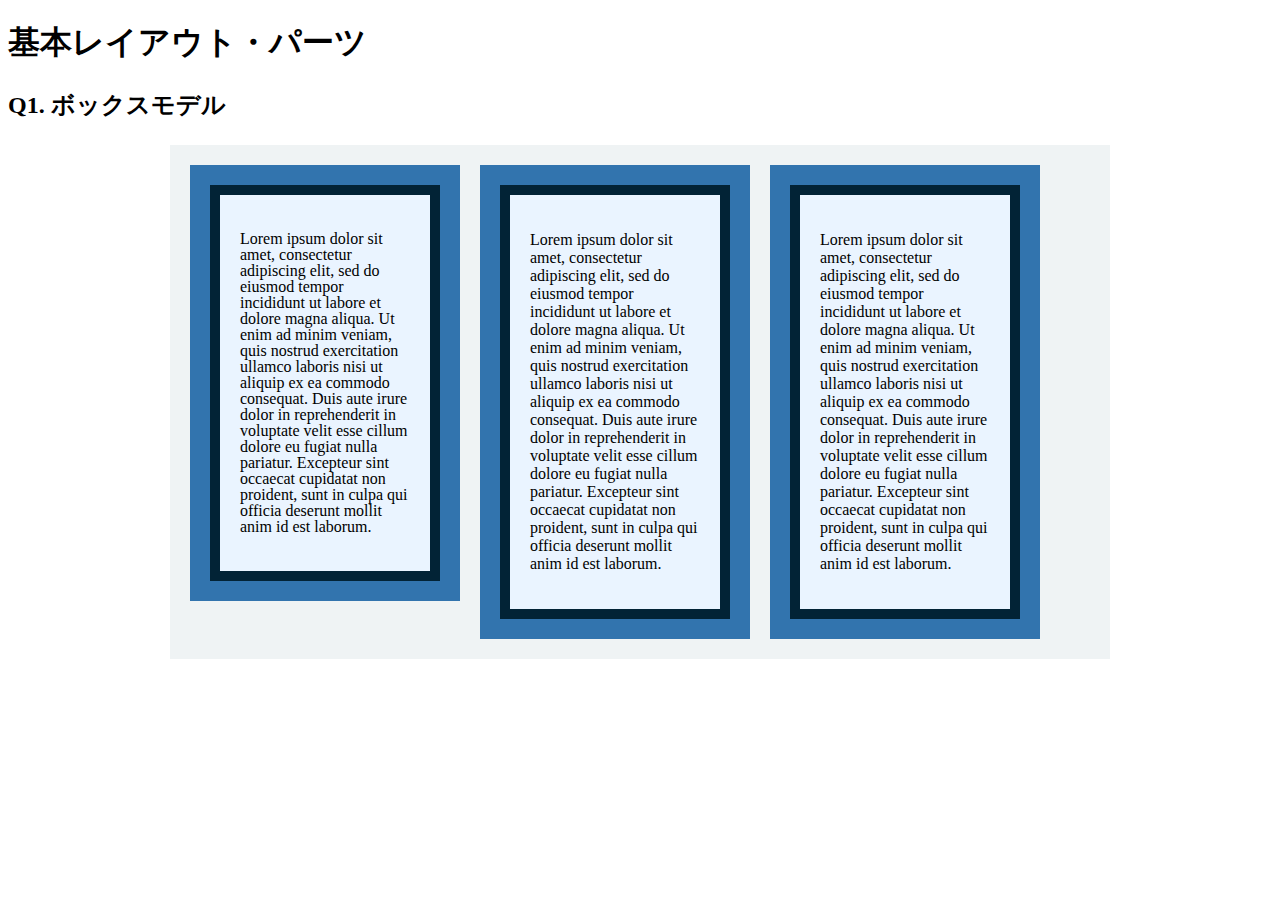
<file: layout_parts/q1/index.html>
<!DOCTYPE html>
<html>
  <head>
    <meta charset="utf-8">
    <meta http-equiv="X-UA-Compatible" content="IE=edge">
    <meta name="viewport" content="width=device-width, initial-scale=1.0, maximum-scale=1.0, user-scalable=no">
    <meta name="format-detection" content="telephone=no">
    <title>基本レイアウト・パーツ</title>
    <link rel="stylesheet" href="http://gizumo-inc.github.io/sample/front-lesson/layout_parts_new/assets/css/reset.css">
    <link rel="stylesheet" href="http://gizumo-inc.github.io/sample/front-lesson/layout_parts_new/assets/css/base.css">
    <link rel="stylesheet" href="css/style.css">
  </head>
  <body>
    <div class="wrapper">
      <h1 class="title">基本レイアウト・パーツ</h1>
      <h2 class="headline">
        <p class="headline__text">Q1. ボックスモデル</p>
      </h2>
      <div class="box">
        <!--
             giztechのレイアウトパーツのページに書かれているボックスモデルについての説明は読みましたか。
             読んでない場合は先に読んでください。

             この問題はmarginとpaddingとborderをうまく使ってボックスを配置する問題です。
             レイアウトとしては、1つの大きなボックスの中に3つのボックスが横並びになっていて、
             さらにその3つのボックスの中にそれぞれ1つずつボックスが入っている形になっています。
             3つのボックスはfloatで横並びにしているので、clearfixでの解除も忘れないようにしてください。

             ■この問題で使う大事なプロパティ
             ・margin
             ・padding
             ・border
             ・float
        -->
        <!-- 回答はクラスq1の要素の中に書いてね -->
        <!-- すでについてるクラスにはstyleを指定しない。styleをつける場合は自分で新たにクラスをつけること -->
        <div class="q1">
          <div class="container clearfix">
            <div class="content">
              <div class="main">
                <p class="text">
                  Lorem ipsum dolor sit amet, consectetur adipiscing elit, sed do eiusmod tempor incididunt ut labore et dolore magna aliqua. Ut enim ad minim veniam, quis nostrud exercitation ullamco laboris nisi ut aliquip ex ea commodo consequat. Duis aute irure dolor in reprehenderit in voluptate velit esse cillum dolore eu fugiat nulla pariatur. Excepteur sint occaecat cupidatat non proident, sunt in culpa qui officia deserunt mollit anim id est laborum.
                </p>
              </div>
            </div>
            <div class="content">
              <div class="main">
                <p>
                  Lorem ipsum dolor sit amet, consectetur adipiscing elit, sed do eiusmod tempor incididunt ut labore et dolore magna aliqua. Ut enim ad minim veniam, quis nostrud exercitation ullamco laboris nisi ut aliquip ex ea commodo consequat. Duis aute irure dolor in reprehenderit in voluptate velit esse cillum dolore eu fugiat nulla pariatur. Excepteur sint occaecat cupidatat non proident, sunt in culpa qui officia deserunt mollit anim id est laborum.
                </p>
              </div>
            </div>
            <div class="content">
              <div class="main">
                <p>
                  Lorem ipsum dolor sit amet, consectetur adipiscing elit, sed do eiusmod tempor incididunt ut labore et dolore magna aliqua. Ut enim ad minim veniam, quis nostrud exercitation ullamco laboris nisi ut aliquip ex ea commodo consequat. Duis aute irure dolor in reprehenderit in voluptate velit esse cillum dolore eu fugiat nulla pariatur. Excepteur sint occaecat cupidatat non proident, sunt in culpa qui officia deserunt mollit anim id est laborum.
                </p>
              </div>
            </div>
          </div>
        </div>
        <!-- 回答はクラスq1の要素の中に書いてね -->
      </div>
    </div>
  </body>
</html>
</file>
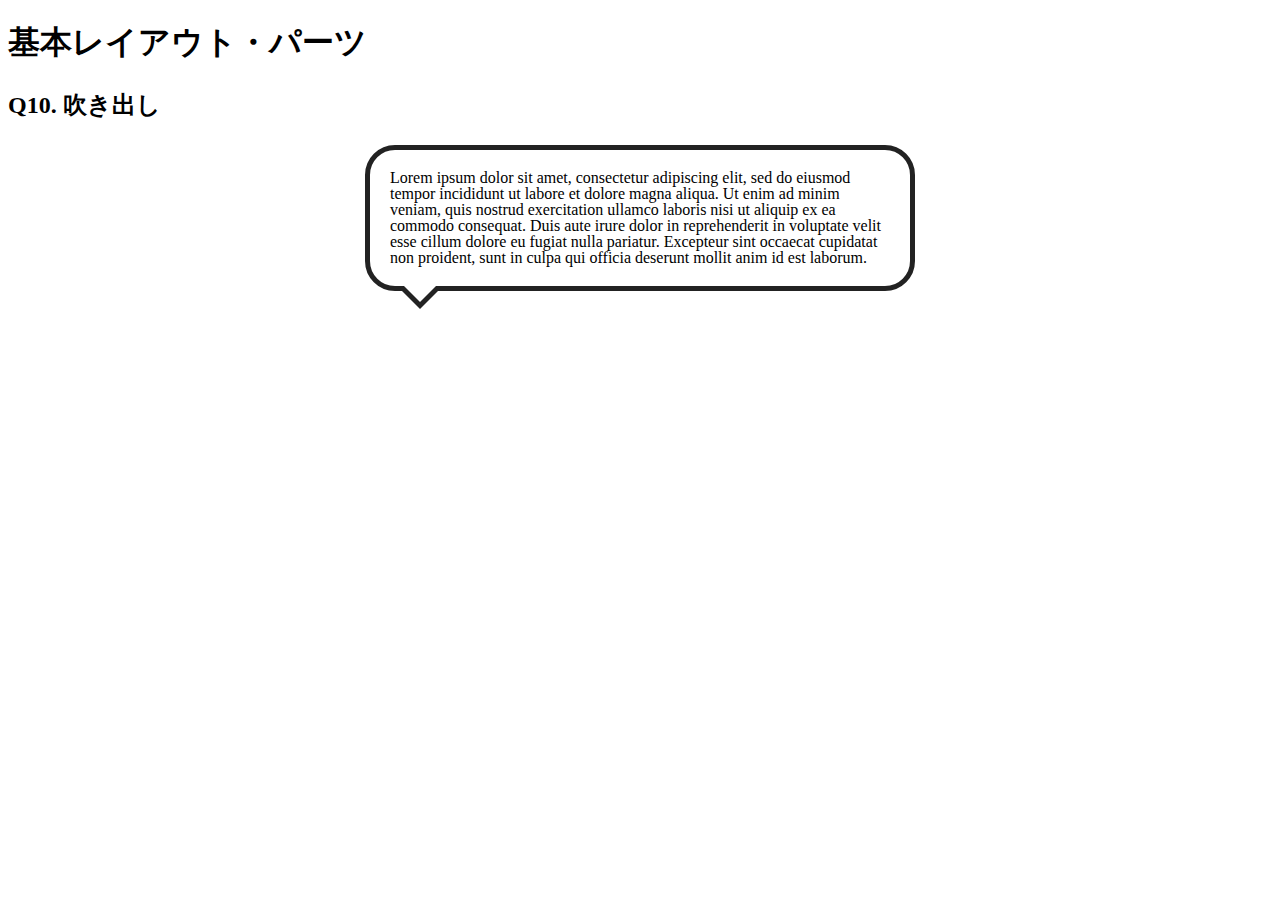
<file: layout_parts/q10/index.html>
<!DOCTYPE html>
<html>
  <head>
    <meta charset="utf-8">
    <meta http-equiv="X-UA-Compatible" content="IE=edge">
    <meta name="viewport" content="width=device-width, initial-scale=1.0, maximum-scale=1.0, user-scalable=no">
    <meta name="format-detection" content="telephone=no">
    <title>基本レイアウト・パーツ</title>
    <link rel="stylesheet" href="http://gizumo-inc.github.io/sample/front-lesson/layout_parts_new/assets/css/reset.css">
    <link rel="stylesheet" href="http://gizumo-inc.github.io/sample/front-lesson/layout_parts_new/assets/css/base.css">
    <link rel="stylesheet" href="css/style.css">
  </head>
  <body>
    <div class="wrapper">
      <h1 class="title">基本レイアウト・パーツ</h1>
      <h2 class="headline">
        <p class="headline__text">Q10. 吹き出し</p>
      </h2>
      <div class="box">
        <!--
             吹き出しというのもwebサイトにおいてよく使われるパーツです。
             これもCSSだけで実装することができますが、吹き出しの枠線の三角の部分がむずかしいかと思います。
             やり方は何通りかありますので、調べてみて自分なりの方法で再現してみてください。

             ■この問題で使う大事なプロパティ
             ・position

             ■この問題で使う大事な擬似要素
             ・:before
             ・:after
        -->
        <!-- 回答はクラスq10の要素の中に書いてね -->
        <!-- すでについてるクラスにはstyleを指定しない。styleをつける場合は自分で新たにクラスをつけること -->
        <div class="q10">
          <div class="q10Text">
            Lorem ipsum dolor sit amet, consectetur adipiscing elit, sed do eiusmod tempor incididunt ut labore et dolore magna aliqua. Ut enim ad minim veniam, quis nostrud exercitation ullamco laboris nisi ut aliquip ex ea commodo consequat. Duis aute irure dolor in reprehenderit in voluptate velit esse cillum dolore eu fugiat nulla pariatur. Excepteur sint occaecat cupidatat non proident, sunt in culpa qui officia deserunt mollit anim id est laborum.
          </div>
        </div>
        <!-- 回答はクラスq10の要素の中に書いてね -->
      </div>
    </div>
  </body>
</html>
</file>
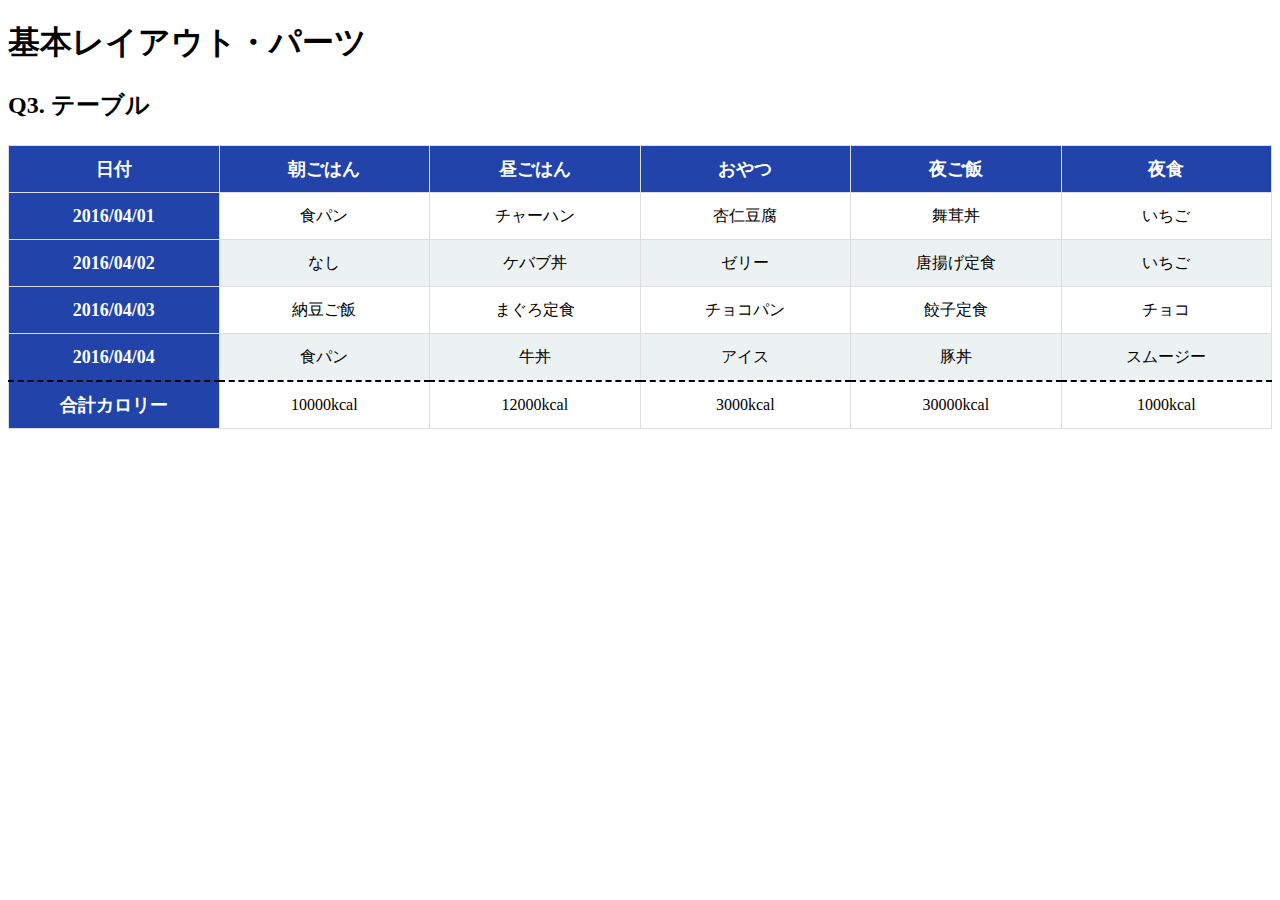
<file: layout_parts/q3/index.html>
<!DOCTYPE html>
<html>
  <head>
    <meta charset="utf-8">
    <meta http-equiv="X-UA-Compatible" content="IE=edge">
    <meta name="viewport" content="width=device-width, initial-scale=1.0, maximum-scale=1.0, user-scalable=no">
    <meta name="format-detection" content="telephone=no">
    <title>基本レイアウト・パーツ</title>
    <link rel="stylesheet" href="http://gizumo-inc.github.io/sample/front-lesson/layout_parts_new/assets/css/reset.css">
    <link rel="stylesheet" href="http://gizumo-inc.github.io/sample/front-lesson/layout_parts_new/assets/css/base.css">
    <link rel="stylesheet" href="css/style.css">
  </head>
  <body>
    <div class="wrapper">
      <h1 class="title">基本レイアウト・パーツ</h1>
      <h2 class="headline">
        <p class="headline__text">Q3. テーブル</p>
      </h2>
      <div class="box">
        <!--
             tableタグを使って表をつくってもらいます。
             tableタグ内では使っていいタグと使っていい順序というものが決まっています。
             それを検索しながら当てはめてください。

             背景色が青いセルのfont-sizeは18pxでline-heightが26pxです。
             それ以外のセルはfont-sizeが16pxでline-heightが22pxです。

             ■この問題で使う大事なプロパティ
             ・table-layout

             ■この問題で使う大事な擬似要素
             ・:nth-child
             ・:first-child
             ・:last-child

             ■必須ではないけど使えると便利な擬似要素
             ・:not
        -->
        <!-- 回答はクラスq3の要素の中に書いてね -->
        <!-- すでについてるクラスにはstyleを指定しない。styleをつける場合は自分で新たにクラスをつけること -->
        <div class="q3">
          <table class="calorie-table">
            <thead>
              <tr>
                <th>日付</th>
                <th>朝ごはん</th>
                <th>昼ごはん</th>
                <th>おやつ</th>
                <th>夜ご飯</th>
                <th>夜食</th>
              </tr>
            </thead>
            <tbody>
              <tr>
                <th>2016/04/01</th>
                <td>食パン</td>
                <td>チャーハン</td>
                <td>杏仁豆腐</td>
                <td>舞茸丼 </td>
                <td>いちご</td>
              </tr>
              <tr>
                <th>2016/04/02</th>
                <td>なし</td>
                <td>ケバブ丼</td>
                <td>ゼリー</td>
                <td>唐揚げ定食</td>
                <td>いちご</td>
              </tr>
              <tr>
                <th>2016/04/03</th>
                <td>納豆ご飯</td>
                <td>まぐろ定食</td>
                <td>チョコパン</td>
                <td>餃子定食</td>
                <td>チョコ</td>
              </tr>
              <tr>
                <th>2016/04/04</th>
                <td>食パン</td>
                <td>牛丼</td>
                <td>アイス</td>
                <td>豚丼</td>
                <td>スムージー</td>
              </tr>
              <tr>
                <th>合計カロリー</th>
                <td>10000kcal</td>
                <td>12000kcal</td>
                <td>3000kcal</td>
                <td>30000kcal</td>
                <td>1000kcal</td>
              </tr>
            </tbody>
          </table>
        </div>
        <!-- 回答はクラスq3の要素の中に書いてね -->
      </div>
    </div>
  </body>
</html>
</file>
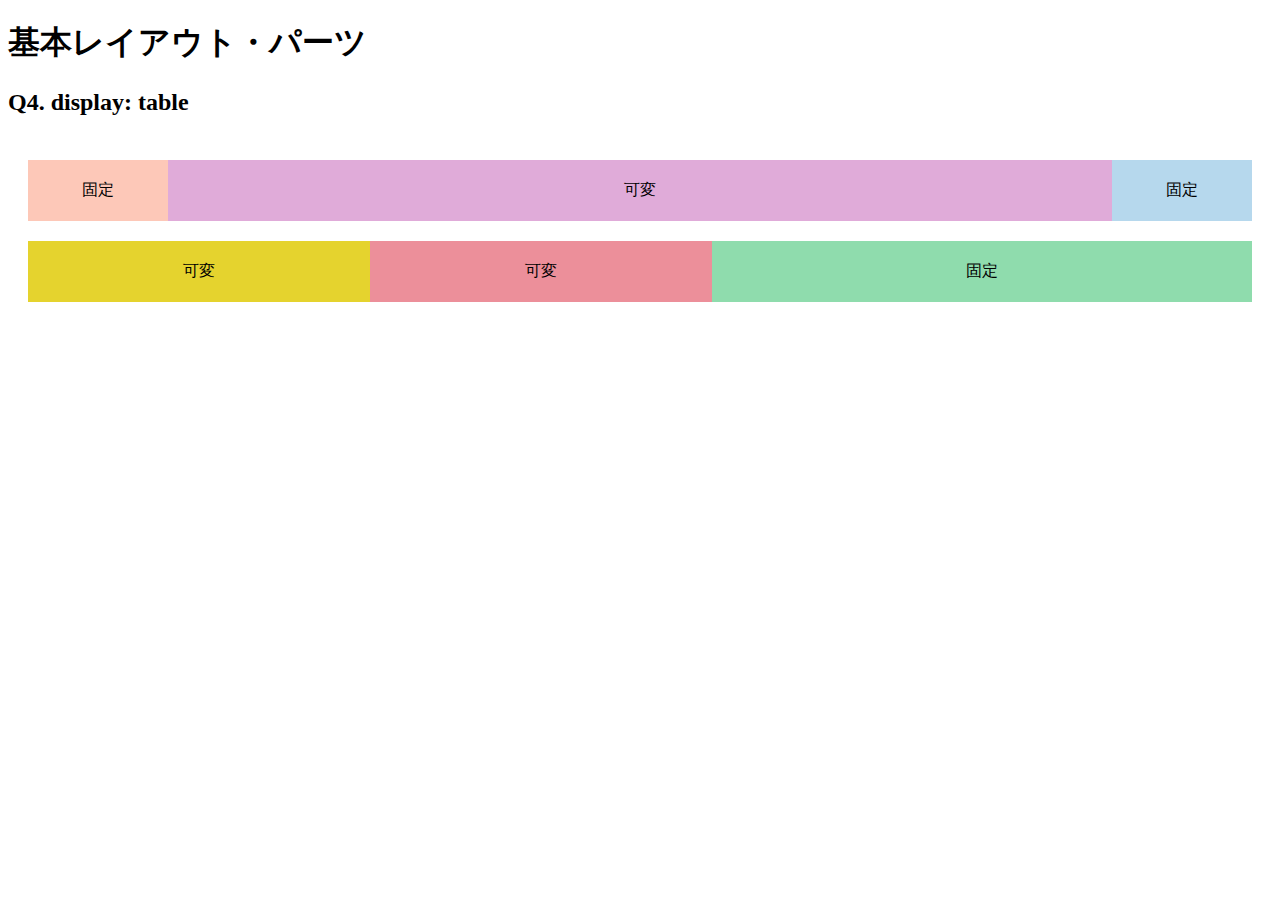
<file: layout_parts/q4/index.html>
<!DOCTYPE html>
<html>
  <head>
    <meta charset="utf-8">
    <meta http-equiv="X-UA-Compatible" content="IE=edge">
    <meta name="viewport" content="width=device-width, initial-scale=1.0, maximum-scale=1.0, user-scalable=no">
    <meta name="format-detection" content="telephone=no">
    <title>基本レイアウト・パーツ</title>
    <link rel="stylesheet" href="http://gizumo-inc.github.io/sample/front-lesson/layout_parts_new/assets/css/reset.css">
    <link rel="stylesheet" href="http://gizumo-inc.github.io/sample/front-lesson/layout_parts_new/assets/css/base.css">
    <link rel="stylesheet" href="css/style.css">
  </head>
  <body>
    <div class="wrapper">
      <h1 class="title">基本レイアウト・パーツ</h1>
      <h2 class="headline">
        <p class="headline__text">Q4. display: table</p>
      </h2>
      <div class="box">
        <!--
             Webサイトを作る際、「メインコンテンツはウィンドウの横幅に応じて伸縮するけれどサイドバーは常に固定値」といったようなレイアウトをすることが多々あります。
             そのようなときに、ウィンドウサイズに対して固定のものと可変のものを横に並べるやり方がわからないとレイアウトができません。
             display: tableを使うことで実現することができるのでやってみましょう。
             固定と書いてあるdivはウィンドウサイズが変わっても横幅が変化せず、可変と書いてあるdivはウィンドウサイズの変化に合わせて横幅が変化するようにスタイルをあてます。

             今回もHTMLは記述してあるので、新たにclassを付与してスタイルをあててください。
             .q4のdivにスタイルを当てる場合は、.q4に当てるのではなく新たにclassを付与してスタイルをあててください。

             ■この問題で使う大事なプロパティ
             ・display: table
             ・display: table-cell
        -->
        <!-- 回答はクラスq4の要素の中に書いてね -->
        <!-- すでについてるクラスにはstyleを指定しない。styleをつける場合は自分で新たにクラスをつけること -->
        <!-- 新たにタグは追加しなくてもできます。 -->
        <div class="q4">
          <div class="content">
            <div class="column-basis column1">固定</div>
            <div class="column-basis column2">可変</div>
            <div class="column-basis column3">固定</div>
          </div>
          <div class="content">
            <div class="column-basis column4">可変</div>
            <div class="column-basis column5">可変</div>
            <div class="column-basis column6">固定</div>
          </div>
        </div>
        <!-- 回答はクラスq4の要素の中に書いてね -->
      </div>
    </div>
  </body>
</html>
</file>
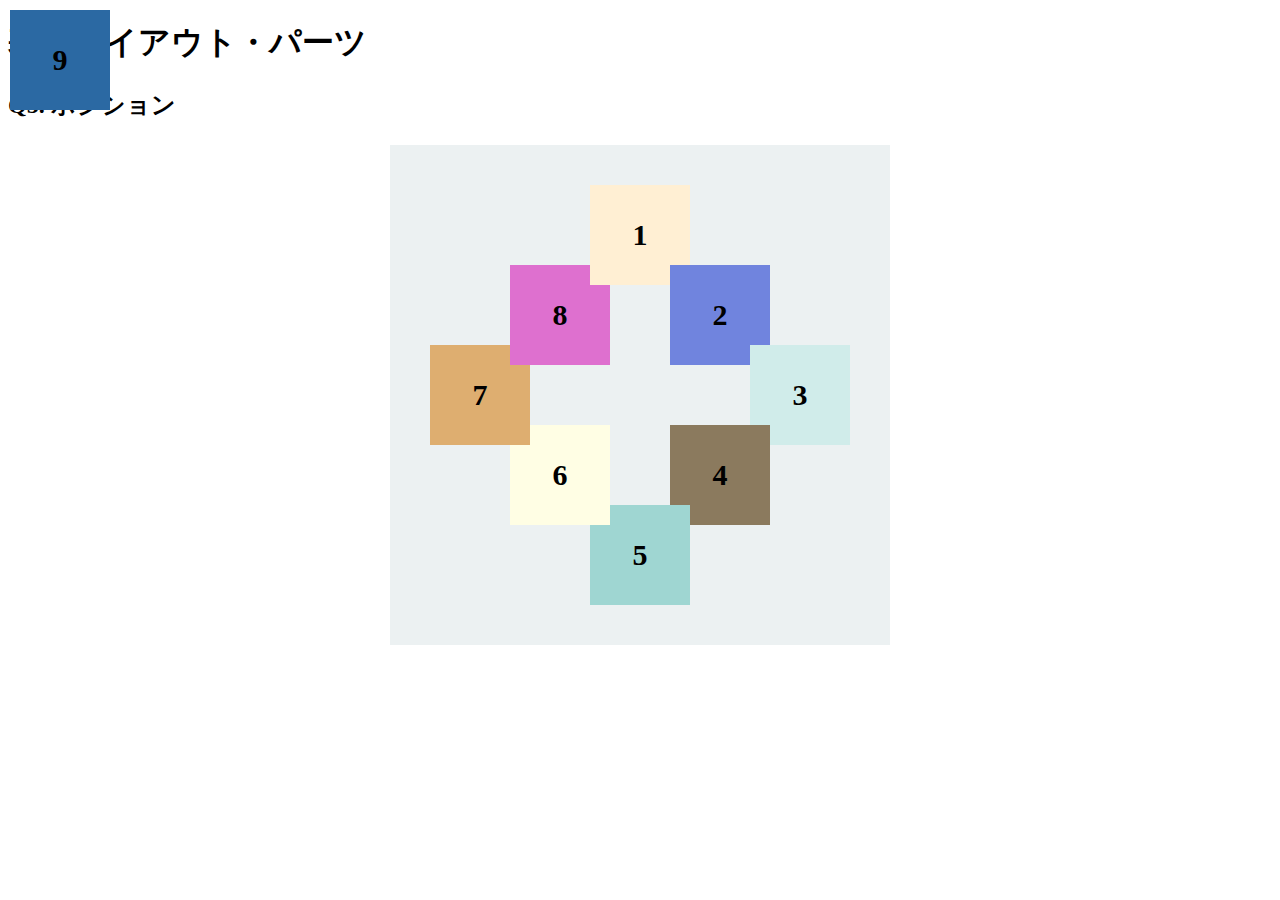
<file: layout_parts/q5/index.html>
<!DOCTYPE html>
<html>
  <head>
    <meta charset="utf-8">
    <meta http-equiv="X-UA-Compatible" content="IE=edge">
    <meta name="viewport" content="width=device-width, initial-scale=1.0, maximum-scale=1.0, user-scalable=no">
    <meta name="format-detection" content="telephone=no">
    <title>基本レイアウト・パーツ</title>
    <link rel="stylesheet" href="http://gizumo-inc.github.io/sample/front-lesson/layout_parts_new/assets/css/reset.css">
    <link rel="stylesheet" href="http://gizumo-inc.github.io/sample/front-lesson/layout_parts_new/assets/css/base.css">
    <link rel="stylesheet" href="css/style.css">
  </head>
  <body>
    <div class="wrapper">
      <h1 class="title">基本レイアウト・パーツ</h1>
      <h2 class="headline">
        <p class="headline__text">Q5. ポジション</p>
      </h2>
      <div class="box">
        <!--
             9個のボックスをきれいに配置しましょう。ボックスの重なり方(どれが上にあるのか)も意識してください。
             9番のボックスは常に(画面サイズに関わらず、スクロールに付随して)画面の左上に存在するように配置してください。

             ちなみにこの問題では、すでにHTMLは用意されています。
             ただ順序がばらばらになっているので、HTMLは変えずにCSSだけで正しい順序で配置してみてください。(classの付与は可)

             普通にやると1番のボックスが8番のボックスの下になってしまいます。
             下記にある「この問題で使う大事な擬似要素」のbefore or afterを使って、
             1番のボックスと同じ色、重なり部分と同じ大きさの要素を作ってpositionで配置しましょう。

             ■この問題で使う大事なプロパティ
             ・position
             ・z-index
             ■この問題で使う大事な擬似要素
             ・:before or :after
        -->
        <!-- 回答はクラスq5の要素の中に書いてね -->
        <!-- すでについてるクラスにはstyleを指定しない。styleをつける場合は自分で新たにクラスをつけること -->
        <!-- 新たにタグは追加しなくてもできます。 -->
        <div class="q5 container">
          <div class="column-basis column8">8</div>
          <div class="column-basis column5">5</div>
          <div class="column-basis column1">1</div>
          <div class="column-basis column7">7</div>
          <div class="column-basis column4">4</div>
          <div class="column-basis column6">6</div>
          <div class="column-basis column2">2</div>
          <div class="column-basis column3">3</div>
          <div class="column-basis column9">9</div>
        </div>
        <!-- 回答はクラスq5の要素の中に書いてね -->
      </div>
    </div>
  </body>
</html>
</file>
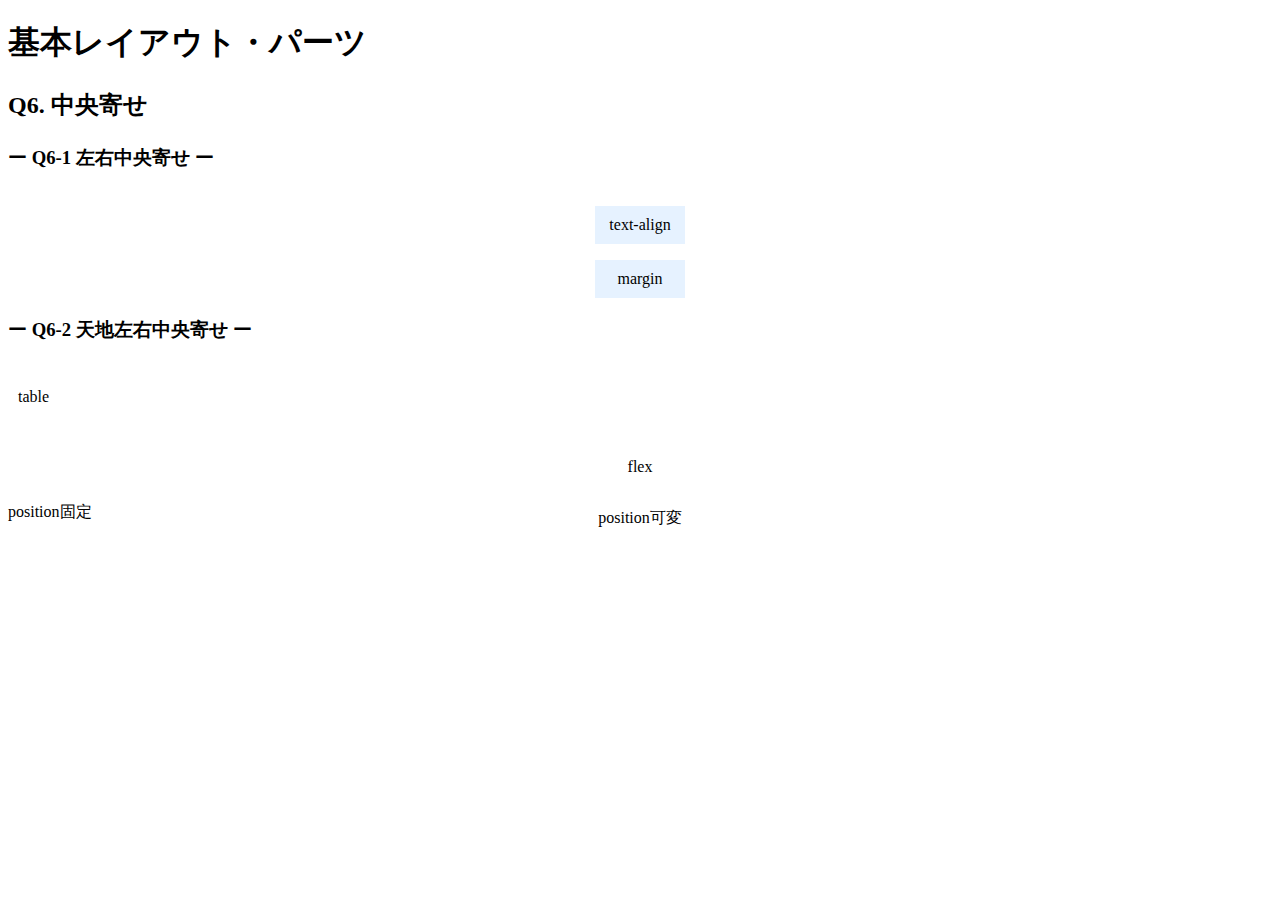
<file: layout_parts/q6/index.html>
<!DOCTYPE html>
<html>
  <head>
    <meta charset="utf-8">
    <meta http-equiv="X-UA-Compatible" content="IE=edge">
    <meta name="viewport" content="width=device-width, initial-scale=1.0, maximum-scale=1.0, user-scalable=no">
    <meta name="format-detection" content="telephone=no">
    <title>基本レイアウト・パーツ</title>
    <link rel="stylesheet" href="http://gizumo-inc.github.io/sample/front-lesson/layout_parts_new/assets/css/reset.css">
    <link rel="stylesheet" href="http://gizumo-inc.github.io/sample/front-lesson/layout_parts_new/assets/css/base.css">
    <link rel="stylesheet" href="css/style.css">
  </head>
  <body>
    <div class="wrapper">
      <h1 class="title">基本レイアウト・パーツ</h1>
      <h2 class="headline">
        <p class="headline__text">Q6. 中央寄せ</p>
      </h2>
      <div class="box">
        <!--
             左右の中央寄せや、天地(上下)の中央寄せというのはサイトを作っているとよく遭遇するレイアウトです。
             色々なやり方があるのですが、状況に応じて最適なものは違うので適切な配置の仕方ができるようになりましょう。
             この問題ではHTMLはすでに用意しているので、classを自分で付与してスタイルをあててください。
        -->
        <div class="box__inner">
          <h3 class="box__headline">
            <p class="box__headline__text">ー Q6-1 左右中央寄せ ー</p>
          </h3>
          <!--
               ブロック要素内のテキスト(or インライン要素)の左右中央寄せに関してはtext-align:centerを設定することで簡単にできます。
               ただ、ブロック要素そのものの左右中央寄せは少し工夫をしないとできません。
               大きく分けて2通りのやり方があるのですが、それが以下の問題の2つです。
               中央寄せするブロックの横幅が固定の場合は上の方法が、可変の場合は下の方法が向いています。
          -->
          <div class="q6 q6--horizontal">
            <!--
                 ■この問題で使う大事なプロパティ
                 ・display
                 ・text-align
            -->
            <!-- Q6-1の回答はここに書いてね -->
            <!-- 新たにタグは追加しなくてもできます。 -->
            <div class="q6__box">
              <div class="q6_1">
                <p class="q6_1_text">text-align</p>
              </div>
            </div>
            <!-- Q6-1の回答はここに書いてね -->

            <!--
                 ■この問題で使う大事なプロパティ
                 ・margin
            -->
            <!-- Q6-1の回答はここに書いてね -->
            <!-- 新たにタグは追加しなくてもできます。 -->
            <div class="q6__box">
              <p class="q6_2_text">margin</p>
            </div>
            <!-- Q6-1の回答はここに書いてね -->
          </div>
        </div>

        <div class="box__inner">
          <h3 class="box__headline">
            <p class="box__headline__text">ー Q6-2 天地左右中央寄せ ー</p>
          </h3>
          <!--
               ブロック要素の天地中央寄せは左右よりも難易度が高くなります。
               そして天地の中央寄せができる状態だと左右もできる状態に自然になっているため、今回は天地左右の中央寄せになります。
               やり方は大きくわけて3つあります。
               1番目の方法は少し前までよく使われていたやり方で全てのブラウザで表示ができますが、HTMLの記述が冗長になってしまいます。
               2番目の方法は最新の記述で、とても簡単に書くことができますが、少し古いブラウザだと対応していません。
               3番目の方法もよく使われますが、これも少し古いブラウザだと対応していません。

               この問題もHTMLが用意されているのでclassを付与してスタイルをあててください。すでにふられているclassにスタイルをあてることはせず、新規でclassを作ってください。
          -->
          <!--
               ■この問題で使う大事なプロパティ
               ・display: table
               ・display: table-cell
               ・display: inline-block
               ・vertical-align
          -->
          <!-- Q6-2の回答はここに書いてね -->
          <!-- すでについてるクラスにはstyleを指定しない。styleをつける場合は自分で新たにクラスをつけること -->
          <!-- 新たにタグは追加しなくてもできます。 -->
          <div class="q6 q6--around q6_3_box">
            <div class="q6_3">
              <p class="q6_3_text">table</p>
            </div>
          </div>
          <!-- Q6-2の回答はここに書いてね -->
          <!--
               ■この問題で使う大事なプロパティ
               ・display: flex
               ・align-items
               ・justify-content
          -->
          <!-- Q6-2の回答はここに書いてね -->
          <!-- すでについてるクラスにはstyleを指定しない。styleをつける場合は自分で新たにクラスをつけること -->
          <!-- 新たにタグは追加しなくてもできます。 -->
          <div class="q6 q6--around q6_4">
            <p class="q6_4_text">flex</p>
          </div>
          <!-- Q6-2の回答はここに書いてね -->
          <div class="q6 q6--position">
            <!--
                 中央寄せする要素のサイズが固定のとき

                 ■この問題で使う大事なプロパティ
                 ・position
                 ・margin
            -->
            <!-- Q6-2の回答はここに書いてね -->
            <!-- すでについてるクラスにはstyleを指定しない。styleをつける場合は自分で新たにクラスをつけること -->
            <!-- 新たにタグは追加しなくてもできます。 -->
            <div class="q6__box is-stable q6_5">
              <p class="q6__box__inner q6_5_text">position固定</p>
            </div>
            <!-- Q6-2の回答はここに書いてね -->
            <!--
                 中央寄せする要素のサイズが可変のとき

                 ■この問題で使う大事なプロパティ
                 ・position
                 ・transform
            -->
            <!-- Q6-2の回答はここに書いてね -->
            <!-- すでについてるクラスにはstyleを指定しない。styleをつける場合は自分で新たにクラスをつけること -->
            <!-- 新たにタグは追加しなくてもできます。 -->
            <div class="q6__box is-flexible q6_6">
              <p class="q6__box__inner q6_6_text">position可変</p>
            </div>
            <!-- Q6-2の回答はここに書いてね -->
          </div>
        </div>
      </div>
    </div>
  </body>
</html>
</file>
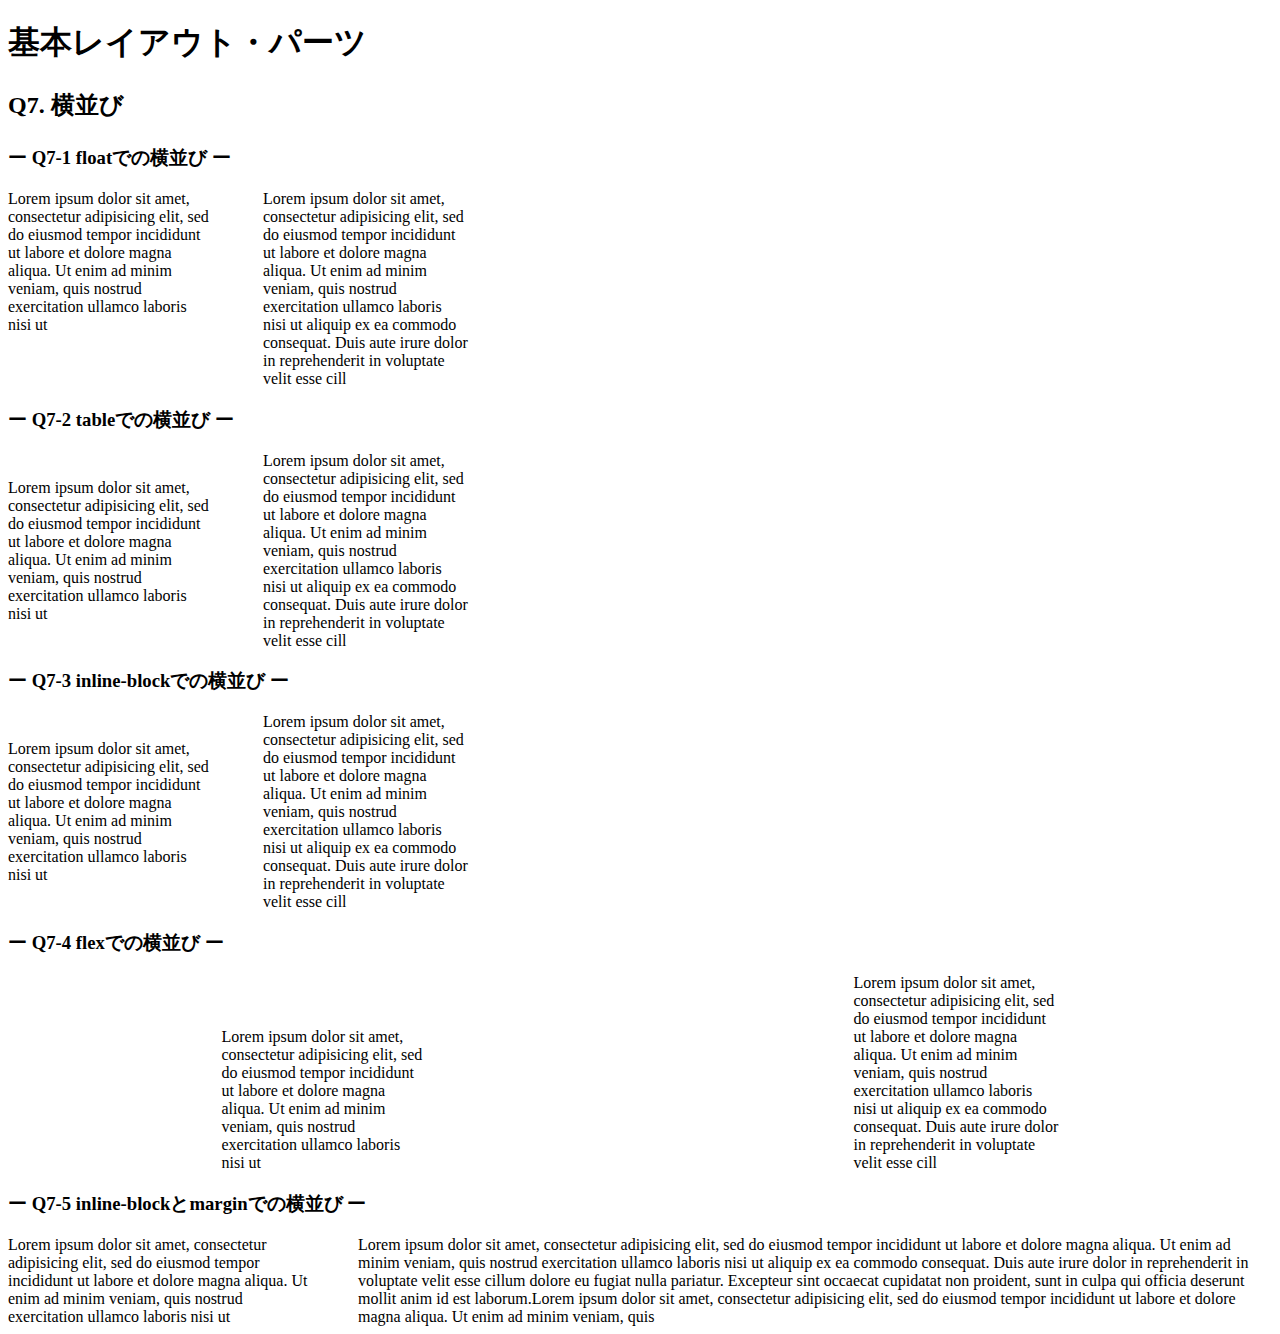
<file: layout_parts/q7/index.html>
<!DOCTYPE html>
<html>
  <head>
    <meta charset="utf-8">
    <meta http-equiv="X-UA-Compatible" content="IE=edge">
    <meta name="viewport" content="width=device-width, initial-scale=1.0, maximum-scale=1.0, user-scalable=no">
    <meta name="format-detection" content="telephone=no">
    <title>基本レイアウト・パーツ</title>
    <link rel="stylesheet" href="http://gizumo-inc.github.io/sample/front-lesson/layout_parts_new/assets/css/reset.css">
    <link rel="stylesheet" href="http://gizumo-inc.github.io/sample/front-lesson/layout_parts_new/assets/css/base.css">
    <link rel="stylesheet" href="css/style.css">
  </head>
  <body>
    <div class="wrapper">
      <h1 class="title">基本レイアウト・パーツ</h1>
      <h2 class="headline">
        <p class="headline__text">Q7. 横並び</p>
      </h2>
      <div class="box">
        <!--
             要素を横並びにするというのは、高頻出のレイアウトです。
             色々なやり方があるのですが、状況に応じて最適なものは違うので適切な配置の仕方ができるようになりましょう。
             この問題ではHTMLはすでに用意しているので、classを自分で付与してスタイルをあててください。
        -->
        <div class="box__inner">
          <h3 class="box__headline">
            <p class="box__headline__text">ー Q7-1 floatでの横並び ー</p>
          </h3>
          <!--
               ■この問題で使う大事なプロパティ
               ・float
          -->
          <!-- Q7の回答はここに書いてね -->
          <!-- すでについてるクラスにはstyleを指定しない。styleをつける場合は自分で新たにクラスをつけること -->
          <!-- 新たにタグは追加しなくてもできます。 -->
          <div class="q7 q7--float">
            <div class="q7__inner clearfix">
              <div class="q7__box q7_1_text">
                Lorem ipsum dolor sit amet, consectetur adipisicing elit, sed do eiusmod tempor incididunt ut labore et dolore magna aliqua. Ut enim ad minim veniam, quis nostrud exercitation ullamco laboris nisi ut
              </div>
              <div class="q7__box q7_1_text">
                Lorem ipsum dolor sit amet, consectetur adipisicing elit, sed do eiusmod tempor incididunt ut labore et dolore magna aliqua. Ut enim ad minim veniam, quis nostrud exercitation ullamco laboris nisi ut aliquip ex ea commodo consequat. Duis aute irure dolor in reprehenderit in voluptate velit esse cill
              </div>
            </div>
          </div>
          <!-- Q7の回答はここに書いてね -->
        </div>

        <div class="box__inner">
          <h3 class="box__headline">
            <p class="box__headline__text">ー Q7-2 tableでの横並び ー</p>
          </h3>
          <!--
               少しクセのある横並び方法です。

               ■この問題で使う大事なプロパティ
               ・display: table
               ・display: table-cell
          -->
          <!-- Q7の回答はここに書いてね -->
          <!-- すでについてるクラスにはstyleを指定しない。styleをつける場合は自分で新たにクラスをつけること -->
          <!-- 新たにタグは追加しなくてもできます。 -->
          <div class="q7 q7--table">
            <div class="q7__inner q7_2_box">
              <div class="q7__box q7_2">
                <div class="q7__box__text q7_2_text">
                  Lorem ipsum dolor sit amet, consectetur adipisicing elit, sed do eiusmod tempor incididunt ut labore et dolore magna aliqua. Ut enim ad minim veniam, quis nostrud exercitation ullamco laboris nisi ut
                </div>
              </div>
              <div class="q7__box q7_2">
                <div class="q7__box__text q7_2_text q7_2tm">
                  Lorem ipsum dolor sit amet, consectetur adipisicing elit, sed do eiusmod tempor incididunt ut labore et dolore magna aliqua. Ut enim ad minim veniam, quis nostrud exercitation ullamco laboris nisi ut aliquip ex ea commodo consequat. Duis aute irure dolor in reprehenderit in voluptate velit esse cill
                </div>
              </div>
            </div>
          </div>
          <!-- Q7の回答はここに書いてね -->
        </div>

        <div class="box__inner">
          <h3 class="box__headline">
            <p class="box__headline__text">ー Q7-3 inline-blockでの横並び ー</p>
          </h3>
          <!--
               ■この問題で使う大事なプロパティ
               ・display: inline-block
          -->
          <!-- Q7の回答はここに書いてね -->
          <!-- すでについてるクラスにはstyleを指定しない。styleをつける場合は自分で新たにクラスをつけること -->
          <!-- 新たにタグは追加しなくてもできます。 -->
          <div class="q7 q7--inlineblock">
            <div class="q7__inner q7_3">
              <div class="q7__box q7_3_text">
                Lorem ipsum dolor sit amet, consectetur adipisicing elit, sed do eiusmod tempor incididunt ut labore et dolore magna aliqua. Ut enim ad minim veniam, quis nostrud exercitation ullamco laboris nisi ut
              </div>
              <div class="q7__box q7_3_text">
                Lorem ipsum dolor sit amet, consectetur adipisicing elit, sed do eiusmod tempor incididunt ut labore et dolore magna aliqua. Ut enim ad minim veniam, quis nostrud exercitation ullamco laboris nisi ut aliquip ex ea commodo consequat. Duis aute irure dolor in reprehenderit in voluptate velit esse cill
              </div>
            </div>
          </div>
          <!-- Q7の回答はここに書いてね -->
        </div>

        <div class="box__inner">
          <h3 class="box__headline">
            <p class="box__headline__text">ー Q7-4 flexでの横並び ー</p>
          </h3>
          <!--
               簡単に横並びが可能、かつ様々なアレンジが可能ですが、
               少し古いブラウザには対応してないので、他のものもしっかりと覚えるようにしましょう。

               ■この問題で使う大事なプロパティ
               ・flex
          -->
          <!-- Q7の回答はここに書いてね -->
          <!-- すでについてるクラスにはstyleを指定しない。styleをつける場合は自分で新たにクラスをつけること -->
          <!-- 新たにタグは追加しなくてもできます。 -->
          <div class="q7 q7--flex">
            <div class="q7__inner q7_4">
              <div class="q7__box q7_4_text">
                Lorem ipsum dolor sit amet, consectetur adipisicing elit, sed do eiusmod tempor incididunt ut labore et dolore magna aliqua. Ut enim ad minim veniam, quis nostrud exercitation ullamco laboris nisi ut
              </div>
              <div class="q7__box q7_4_text">
                Lorem ipsum dolor sit amet, consectetur adipisicing elit, sed do eiusmod tempor incididunt ut labore et dolore magna aliqua. Ut enim ad minim veniam, quis nostrud exercitation ullamco laboris nisi ut aliquip ex ea commodo consequat. Duis aute irure dolor in reprehenderit in voluptate velit esse cill
              </div>
            </div>
          </div>
          <!-- Q7の回答はここに書いてね -->
        </div>

        <div class="box__inner">
          <h3 class="box__headline">
            <p class="box__headline__text">ー Q7-5 inline-blockとmarginでの横並び ー</p>
          </h3>
          <!--
               上記でやったdisplay: inline-block;での横並び方法の派生です。
               この方法を使うと固定幅 + 可変幅のレイアウトで横並びが可能です。
               ネガティブマージン（例：margin-left: -200px;）を使用します。

               ただ方法はいくつかあるので、固定幅 + 可変幅になっていれば問題ないです。

               ■この問題で使う大事なプロパティ
               ・display: inline-block
               ・margin, padding
          -->
          <!-- Q7の回答はここに書いてね -->
          <!-- すでについてるクラスにはstyleを指定しない。styleをつける場合は自分で新たにクラスをつけること -->
          <!-- 新たにタグは追加しなくてもできます。 -->
          <div class="q7 q7--margin">
            <div class="q7__inner is-full q7_5">
              <div class="q7__box q7_5_side">
                <div class="q7__box__text q7_5_text">
                  Lorem ipsum dolor sit amet, consectetur adipisicing elit, sed do eiusmod tempor incididunt ut labore et dolore magna aliqua. Ut enim ad minim veniam, quis nostrud exercitation ullamco laboris nisi ut
                </div>
              </div>
              <div class="q7__box q7_5_main">
                <div class="q7__box__text q7_5_text">
                  Lorem ipsum dolor sit amet, consectetur adipisicing elit, sed do eiusmod tempor incididunt ut labore et dolore magna aliqua. Ut enim ad minim veniam, quis nostrud exercitation ullamco laboris nisi ut aliquip ex ea commodo consequat. Duis aute irure dolor in reprehenderit in voluptate velit esse cillum dolore eu fugiat nulla pariatur. Excepteur sint occaecat cupidatat non proident, sunt in culpa qui officia deserunt mollit anim id est laborum.Lorem ipsum dolor sit amet, consectetur adipisicing elit, sed do eiusmod tempor incididunt ut labore et dolore magna aliqua. Ut enim ad minim veniam, quis
                </div>
              </div>
            </div>
          </div>
          <!-- Q7の回答はここに書いてね -->
        </div>
      </div>
    </div>
  </body>
</html>
</file>
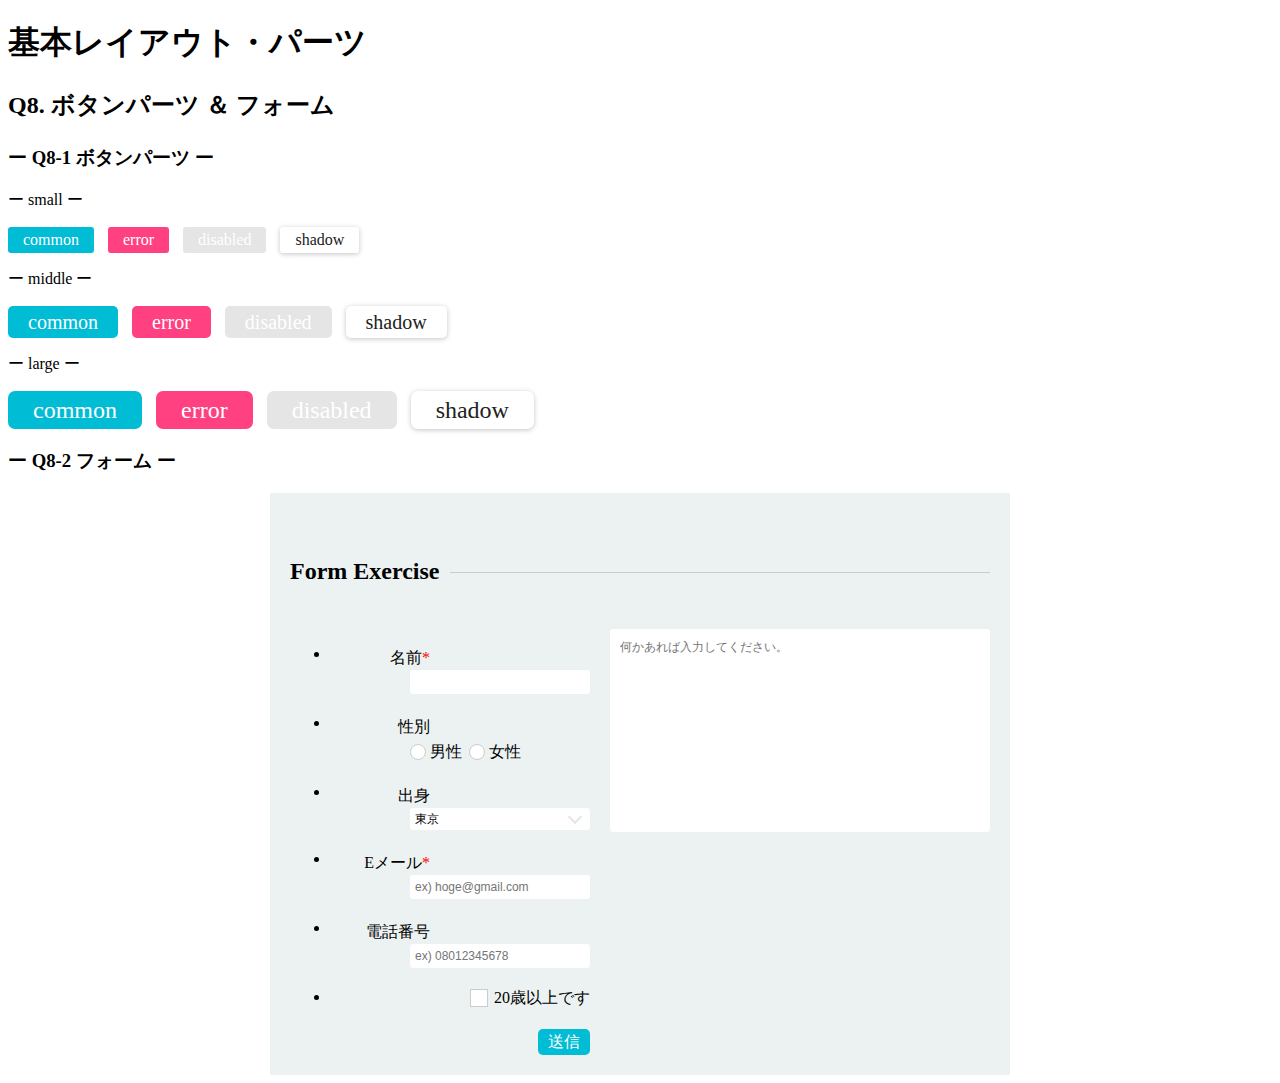
<file: layout_parts/q8/index.html>
<!DOCTYPE html>
<html>
  <head>
    <meta charset="utf-8">
    <meta http-equiv="X-UA-Compatible" content="IE=edge">
    <meta name="viewport" content="width=device-width, initial-scale=1.0, maximum-scale=1.0, user-scalable=no">
    <meta name="format-detection" content="telephone=no">
    <title>基本レイアウト・パーツ</title>
    <link rel="stylesheet" href="http://gizumo-inc.github.io/sample/front-lesson/layout_parts_new/assets/css/reset.css">
    <link rel="stylesheet" href="http://gizumo-inc.github.io/sample/front-lesson/layout_parts_new/assets/css/base.css">
    <link rel="stylesheet" href="css/style.css">
  </head>
  <body>
    <div class="wrapper">
      <h1 class="title">基本レイアウト・パーツ</h1>
      <h2 class="headline">
        <p class="headline__text">Q8. ボタンパーツ ＆ フォーム</p>
      </h2>
      <div class="box">
        <div class="box__inner">
          <h3 class="box__headline">
            <p class="box__headline__text">ー Q8-1 ボタンパーツ ー</p>
          </h3>
          <!--
               この問題は特に難しいプロパティは使いませんので、普通にやれば簡単にボタンを作ることができます。
               ただ、意識していただきたいのは、classを適切にふることで共通化できるスタイルは共通化してしまうということです。
               この問題もHTMLはすでに記述してありますので、ボタンのdivにclassを付与してスタイルを当ててください。
               .q8--btnにfont-sizeを0として指定してあるので必ずボタン部分でfont-sizeを指定してください。
          -->
          <!-- 回答はここに書いてね -->
          <!-- すでについてるクラスにはstyleを指定しない。styleをつける場合は自分で新たにクラスをつけること -->
          <!-- 新たにタグは追加しなくてもできます。 -->
          <div class="q8 q8--btn">
            <p class="q8__title">ー small ー</p>
            <div class="small common">common</div>
            <div class="small error">error</div>
            <div class="small disabled">disabled</div>
            <div class="small shadow">shadow</div>
          </div>

          <div class="q8 q8--btn">
            <p class="q8__title">ー middle ー</p>
            <div class="middle common">common</div>
            <div class="middle error">error</div>
            <div class="middle disabled">disabled</div>
            <div class="middle shadow">shadow</div>
          </div>

          <div class="q8 q8--btn">
            <p class="q8__title">ー large ー</p>
            <div class="large common">common</div>
            <div class="large error">error</div>
            <div class="large disabled">disabled</div>
            <div class="large shadow">shadow</div>
          </div>
          <!-- 回答はここに書いてね -->
        </div>

        <div class="box__inner">
          <h3 class="box__headline">
            <p class="box__headline__text">ー Q8-2 フォーム ー</p>
          </h3>
          <!--
               Webサイトを作る際、コンタクトフォームを実装する機会がとても多くあります。
               ここで使われるタグは一般的にはデザインするのが難しいと言われていますが、それをやらないといけない状況は結構多いです。（簡単リセットされない、:focusや:activeを使う）
               まずは元々タグにあてられているスタイルを解除して、フラットな状態にしてからスタイルを当てていくことが大事です。

               特にradioとcheckboxのチェックのスタイルが難しいと思います。
               やり方として、既存のチェックは使わずに擬似要素でチェックのフィールドを再現します。:checkedを使えばチェックされているかどうかでスタイルを変えることができるので、これをうまく使いましょう。cssでは+（隣接セレクタ）というものも使わなくてはなりませんので、調べてみましょう。
               また、一番下のボタンはbuttonタグを使って実装しましょう。（<input type="submit">を使って実装することも可能です）

               この課題では、実際にユーザーが入力した値を送れる状態まで作っていただきます。answerの方で確認していただきたいのですが、全ての入力フォームを適当に記述してsubmitボタンを押してみてください。URL欄の最後に「?name=...」という感じの文字列が追加されているのがわかると思います。（その?以降のものをパラメーターと呼びます。複数ある場合は?◯◯=□□&△△=××のように&繋ぎになります。◯◯や△△の部分はinputタグやselectタグのname属性が入ります。）
               これが、入力した値を送信できている状態です。本来ではこの値をサーバーサイドで受け取ってフォームの処理をするのですが、今回はHTMLを使って送信するまでをやってもらいます。
               answerで入力した値を自分で作ったフォームに全く同じように入力した場合、URLが全く同じように変わる状態にしてください。（formのaction属性やmethod属性が関係してきます）
               また赤の*(アスタリスク)の部分は必須項目です。必須項目を空にしたまま送信しようとするとアラートが表示される処理も再現しましょう。

               また、この問題はレイアウトが複雑なため、サイズや色の確認のためにデベロッパーツールを見ても構いません。
               ただ全ての答えを見るといったことはしないようにしましょう。

               ■この問題で使う大事なhtml要素
               ・label
               ・form
               ・input(type="text")
               ・input(type="radio")
               ・input(type="checkbox")
               ・textarea
               ・select
               ・button (inputも可能)
               ■この問題で使う大事なプロパティ
               ・appearance(-webkit-appearance)
               ・outline
               ■この問題で使う大事な擬似要素
               ・:checked
               ・:focus
               ・:active
               ・:before
               ・:after
          -->
          <!-- 回答はここに書いてね -->
          <!-- すでについてるクラスにはstyleを指定しない。styleを付ける場合は自分で新たにクラスをつけること -->
          <div class="q8">
            <div class="container">
              <h1 class="formTitle">
                <p class="titleText">Form Exercise</p>
              </h1>
              <form class="clearfix" action="" method="get" autocomplete="on">
                <div class="main">
                  <ul class="inputList">
                    <li class="list clearfix">
                      <div class="listTitle">名前<span class="required">*</span></div>
                      <div class="listBox">
                        <input class="formBasis" type="text" name="name" required>
                      </div>
                    </li>
                    <li class="list clearfix">
                      <div class="listTitle">性別</div>
                      <div class="listBox radioBasis">
                        <label class="radioBasis">
                          <input class="radioGender" type="radio" name="gender" value="man"><span class="radioGenderText">男性</span>
                        </label>
                        <label class="radioBasis">
                          <input class="radioGender" type="radio" name="gender" value="woman"><span class="radioGenderText">女性</span>
                        </label>
                      </div>
                    </li>
                    <li class="list clearfix">
                      <div class="listTitle">出身</div>
                      <div class="listBox selectBox">
                        <select class="select" name="from">
                          <option value="tokyo" selected>東京</option>
                          <option value="saitama">埼玉</option>
                          <option value="chiba">千葉</option>
                          <option value="kanagawa">神奈川</option>
                        </select>
                      </div>
                    </li>
                    <li class="list clearfix">
                      <div class="listTitle">Eメール<span class="required">*</span></div>
                      <div class="listBox">
                        <input class="formBasis" id="email" type="email" name="email" placeholder="ex) hoge@gmail.com" required>
                      </div>
                    </li>
                    <li class="list clearfix">
                      <div class="listTitle">電話番号</div>
                      <div class="listBox">
                        <input class="formBasis" id="tell" type="text" name="tell" placeholder="ex) 08012345678">
                      </div>
                    </li>
                    <li class="list clearfix">
                      <div class="listBox">
                        <label>
                          <input class="checkAge" type="checkbox" name="check"><span class="checkText">20歳以上です</span>
                        </label>
                      </div>
                    </li>
                  </ul>
                  <div class="buttonBox">
                    <button class="button" type="submit">送信</button>
                  </div>
                </div>
                <div class="inquiry">
                  <textarea class="q8_textarea formBasis" name="message" placeholder="何かあれば入力してください。"></textarea>
                </div>
              </form>
            </div>
          </div>
          <!-- 回答はここに書いてね -->
        </div>
      </div>
    </div>
  </body>
</html>
</file>
<file: layout_parts/q1/css/style.css>
@charset "UTF-8";

/* 回答はここに書いてね */
.clearfix:after {
  display: block;
  content: "";
  clear: both;
}
.text {
  font-size: 16px;
  line-height: 16px;
}
.container {
  background-color: #eff3f4;
  margin: 0 auto;
  width: 900px;
  padding: 20px;
}
.content {
  background-color: #3274ae;
  float: left;
  margin-left: 20px;
  padding: 20px;
}
.content:first-child {
  margin-left: 0;
}
.main {
  background-color: #eaf4ff;
  border: 10px solid #022336;
  padding: 20px;
  width: 170px;
}
/* 回答はここに書いてね */
</file>
<file: layout_parts/q10/css/style.css>
@charset "UTF-8";

/* 回答はここに書いてね */
.q10Text {
  width: 500px;
  margin: 0 auto;
  font-size: 16px;
  line-height: 16px;
  border: 5px solid #222;
  border-radius: 30px;
  padding: 20px;
  position: relative;
}
.q10Text:before {
  content: "";
  width: 0;
  height: 0;
  border: 20px solid transparent;
  border-top: 20px solid #222;
  position: absolute;
  bottom: -43px;
  left: 30px;
}
.q10Text:after {
  content: "";
  width: 0;
  height: 0;
  border: 20px solid transparent;
  border-top: 20px solid #fff;
  position: absolute;
  bottom: -36px;
  left: 30px;
}
/* 回答はここに書いてね */
</file>
<file: layout_parts/q3/css/style.css>
@charset "UTF-8";

/* 回答はここに書いてね */
.calorie-table {
  border-collapse:  collapse;
  table-layout: fixed;
  width: 100%;
}
.calorie-table td, .calorie-table th{
  border: solid #dedede 1px;
  text-align: center;
  padding: 10px;
}
.calorie-table th {
  background-color: #2244aa;
  color: #fff;
  font-size: 18px;
  line-height: 26px;
}
.calorie-table tr:nth-child(even) {
  background-color: #ecf1f2;
}
.calorie-table tbody tr:last-child {
  border-top: dashed #000 2px;
}
.calorie-table td {
  font-size: 16px;
  line-height: 22px;
}
/* 回答はここに書いてね */
</file>
<file: layout_parts/q4/css/style.css>
@charset "UTF-8";

/* 回答はここに書いてね */
.content {
  display: table;
  padding: 20px;
  width: 100%;
  box-sizing: border-box;
}
.content:first-child {
  padding-bottom: 0;
}
.column-basis {
  display: table-cell;
  padding: 20px;
  text-align: center;
}
.column1 {
  background-color: #fdc8b8;
  width: 100px;
}
.column2 {
  background-color: #e0abd9;
}
.column3 {
  background-color: #b6d8ed;
  width: 100px;
}
.column4 {
  background-color: #e5d32e;
}
.column5 {
  background-color: #ec8f9a;
}
.column6 {
  background-color: #8fdcad;
  width: 500px;
}
/* 回答はここに書いてね */
</file>
<file: layout_parts/q5/css/style.css>
@charset "UTF-8";

/* 回答はここに書いてね */
.container {
  background-color: #ecf1f2;
  height: 500px;
  margin: 0 auto;
  position: relative;
  width: 500px;
}
.column-basis {
  font-size: 30px;
  font-weight: bold;
  height: 100px;
  line-height: 100px;
  text-align: center;
  width: 100px;
  position: absolute;
}
.column-basis:last-child {
  position: fixed;
}
.column1 {
  background-color: #ffefd3;
  left: 200px;
  top: 40px;
  z-index: 1;
}
.column2 {
  background-color: #7084de;
  left: 280px;
  top: 120px;
  z-index: 2;
}
.column3 {
  background-color: #d0ecea;
  left: 360px;
  top: 200px;
  z-index: 3;
}
.column4 {
  background-color: #8b7a5e;
  left: 280px;
  top: 280px;
  z-index: 4;
}
.column5 {
  background-color: #9fd6d2;
  left: 200px;
  top: 360px;
  z-index: 5;
}
.column6 {
  background-color: #fffee4;
  left: 120px;
  top: 280px;
  z-index: 6;
}
.column7 {
  background-color: #deae70;
  left: 40px;
  top: 200px;
  z-index: 7;
}
.column8 {
  background-color: #de70cf;
  left: 120px;
  top: 120px;
  z-index: 8;
}
.column8:before {
  background-color: #ffefd3;
  content: "";
  height: 20px;
  left: 80px;
  position: absolute;
  width: 20px;
}
.column9 {
  background-color: #2b69a3;
  left: 10px;
  top: 10px;
}
/* 回答はここに書いてね */
</file>
<file: layout_parts/q6/css/style.css>
@charset "UTF-8";

/* 回答はここに書いてね */
.q6_1 {
  text-align: center;
}
.q6_1_text {
  background-color: #e6f2ff;
  display: inline-block;
  padding: 10px 0;
  width: 90px;
}
.q6_2_text {
  background-color: #e6f2ff;
  margin: auto;
  padding: 10px 0;
  text-align: center;
  width: 90px;
}
.q6_3_box {
  display: table;
}
.q6_3 {
  display: table-cell;
  text-align: center;
  vertical-align: middle;
}
.q6_3_text {
  background-color: #fff;
  display: inline-block;
  padding: 10px;
}
.q6_4 {
  align-items: center;
  display: flex;
  justify-content: center;
}
.q6_4_text {
  background-color: #fff;
  padding: 10px;
}
.q6_5 {
  position: relative;
}
.q6_5_text {
  position: absolute;
  margin: auto;
  top: 0;
  right: 0;
  bottom: 0;
  left: 0;
}
.q6_6 {
  position: relative;
}
.q6_6_text {
  position: absolute;
  top: 50%;
  left: 50%;
  transform: translateY(-50%) translateX(-50%);
  -webkit-transform: translateY(-50%) translateX(-50%);
}
/* 回答はここに書いてね */
</file>
<file: layout_parts/q7/css/style.css>
@charset "UTF-8";

/* 回答はここに書いてね */
.clearfix:after {
  display: block;
  content: "";
  clear: both;
}
.q7_1_text, .q7_2_text, .q7_3_text, .q7_4_text{
  font-size: 16px;
  width: 205px;
}
.q7_1_text:last-child, .q7_2tm, .q7_3_text:last-child{
  margin-left: 50px;
}
.q7_1_text {
  float: left;
}
.q7_2_box {
  display: table;
}
.q7_2 {
  display: table-cell;
  vertical-align: middle;
}
.q7_3, .q7_5{
  font-size: 0;
}
.q7_3_text {
  display: inline-block;
  vertical-align:  middle;
}
.q7_4 {
  align-items: flex-end;
  display: flex;
  justify-content: space-around;
}
.q7_5_side {
  display: inline-block;
  vertical-align: top;
  width: 300px;
}
.q7_5_main {
  box-sizing: border-box;
  display: inline-block;
  margin-left: -300px;
  padding-left: 350px;
  vertical-align: top;
  width: 100%;
}
.q7_5_text {
  font-size: 16px;
}
/* 回答はここに書いてね */
</file>
<file: layout_parts/q8/css/style.css>
@charset "UTF-8";

/* 回答はここに書いてね */
input, button, textarea, select {
  margin: 0;
  padding: 0;
  background: none;
  border: none;
  border-radius: 0;
  outline: none;
  -webkit-appearance: none;
  -moz-appearance: none;
  appearance: none;
}
.clearfix:after {
  display: block;
  content: "";
  clear: both;
}
.small {
  border-radius: 3px;
  display: inline-block;
  font-size: 16px;
  line-height: 26px;
  padding: 0 15px;
}
.middle {
  border-radius: 5px;
  display: inline-block;
  font-size: 20px;
  line-height: 32px;
  padding: 0 20px;
}
.large {
  border-radius: 7px;
  display: inline-block;
  font-size: 24px;
  line-height: 38px;
  padding: 0 25px;
}
.common {
  background-color: #00bcd4;
  color: #fff;
}
.error {
  background-color: #ff4081;
  color: #fff;
  margin-left: 10px;
}
.disabled {
  background-color: #e5e5e5;
  color: #fff;
  margin-left: 10px;
}
.shadow {
  color: #222;
  box-shadow: 0 1px 6px rgba(0,0,0,.12), 0 1px 4px rgba(0,0,0,.12);
  margin-left: 10px;
}
.common:hover, .error:hover, .shadow:hover {
  cursor: pointer;
  cursor: hand;
}
.container {
  background-color: #ecf1f2;
  padding: 20px;
  margin: 0 auto;
  width: 700px;
}
.formTitle {
  position: relative;
  margin-bottom: 20px;
}
.formTitle:before {
  position: absolute;
  top: 50%;
  left: 0;
  width: 100%;
  height: 1px;
  background-color: #ccc;
  content: "";
}
.titleText {
  background-color: #ecf1f2;
  position: relative;
  font-size: 24px;
  font-weight: bold;
  padding-right: 10px;
  display: inline-block;
}
.formBasis {
  box-sizing: border-box;
  border: none;
  border-radius: 3px;
  background-color: #fff;
  font-size: 12px;
  padding: 5px;
  width: 100%;
}
.formBasis:focus {
  box-shadow: 0 0 6px #00bcd4;
}
.main {
  float: left;
  width: 300px;
}
.inputList {
  text-align: right;
  margin-bottom: 20px;
}
.list {
  margin-top: 20px;
}
.list:first-child {
  margin-top: 0;
}
.listTitle {
  float: left;
  text-align: right;
  line-height: 25px;
  width: 100px;
}
.listBox {
  float: right;
  width: 180px;
}
.required {
  color: #ff0000;
}
.selectBox {
  position: relative;
}
.selectBox:after {
  position: absolute;
  top: 4px;
  right: 10px;
  width: 8px;
  height: 8px;
  border-right: 2px solid #e5e5e5;
  border-bottom: 2px solid #e5e5e5;
  transform: rotate(45deg);
  content: "";
}
.select {
  background-color: #fff;
  border-radius: 3px;
  font-size: 12px;
  padding: 5px;
  width: 100%;
  line-height: 12px;
}
.radioBasis {
  text-align: left;
  padding-top: 3px;
}
.radioBasis:last-child {
  padding-left: 3px;
}
.radioGender,　.checkAge {
  display: none;
}
.radioGenderText {
  padding-left: 20px;
  position:relative;
}
.radioGenderText:before {
  border-radius: 50%;
  content: "";
  display: block;
  position: absolute;
  top: 1px;
  left: 0;
  width: 14px;
  height: 14px;
  border: 1px solid #ccc;
  background-color: #fff;
}
.radioGender:checked + .radioGenderText:after {
  content: "";
  display: block;
  position: absolute;
  top: 5px;
  left: 4px;
  width: 8px;
  height: 8px;
  background: #00bcd4;
  border-radius: 50%;
}
.checkText {
  padding-left: 23px;
  position:relative;
}
.checkText:before {
  content: "";
  display: block;
  position: absolute;
  top: 0;
  left: -1px;
  width: 16px;
  height: 16px;
  border: 1px solid #ccc;
  background-color: #fff;
}
.checkAge:checked + .checkText:after {
  content: "";
  display: block;
  position: absolute;
  top: -4px;
  left: 7px;
  width: 8px;
  height: 16px;
  transform: rotate(40deg);
  border-bottom: 3px solid #00bcd4;
  border-right: 3px solid #00bcd4;
}
.buttonBox {
  text-align: right;
}
.button {
  background-color: #00bcd4;
  color: #fff;
  font-size: 16px;
  padding: 0 10px;
  border-radius: 5px;
  line-height: 26px;
}
.button:active {
  background-color: #fff;
  color: #00bcd4;
}
.button:hover {
  cursor: pointer;
  cursor: hand;
}
.inquiry {
  float: right;
  width: 380px;
}
.q8_textarea {
  height: 203px;
  padding: 10px;
  resize: none;
  width: 100%;
}
/* 回答はここに書いてね */
</file>
